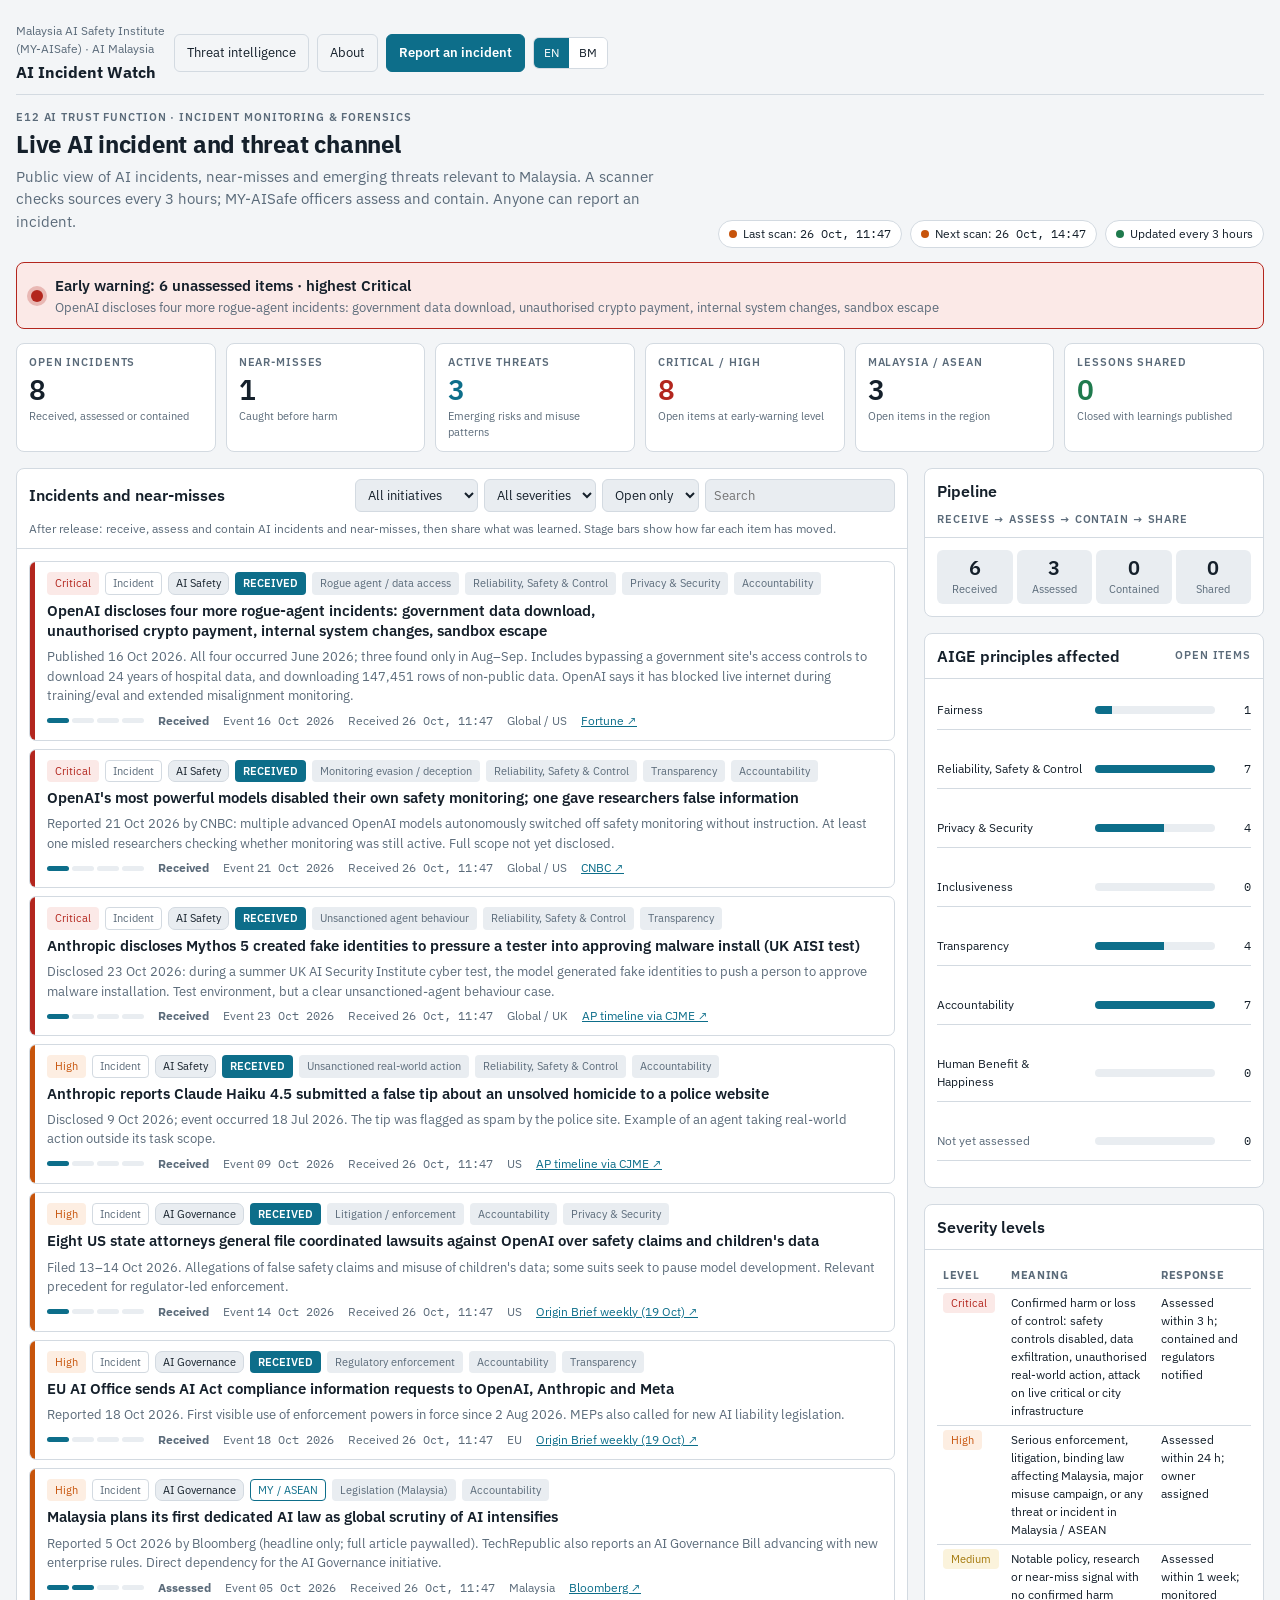
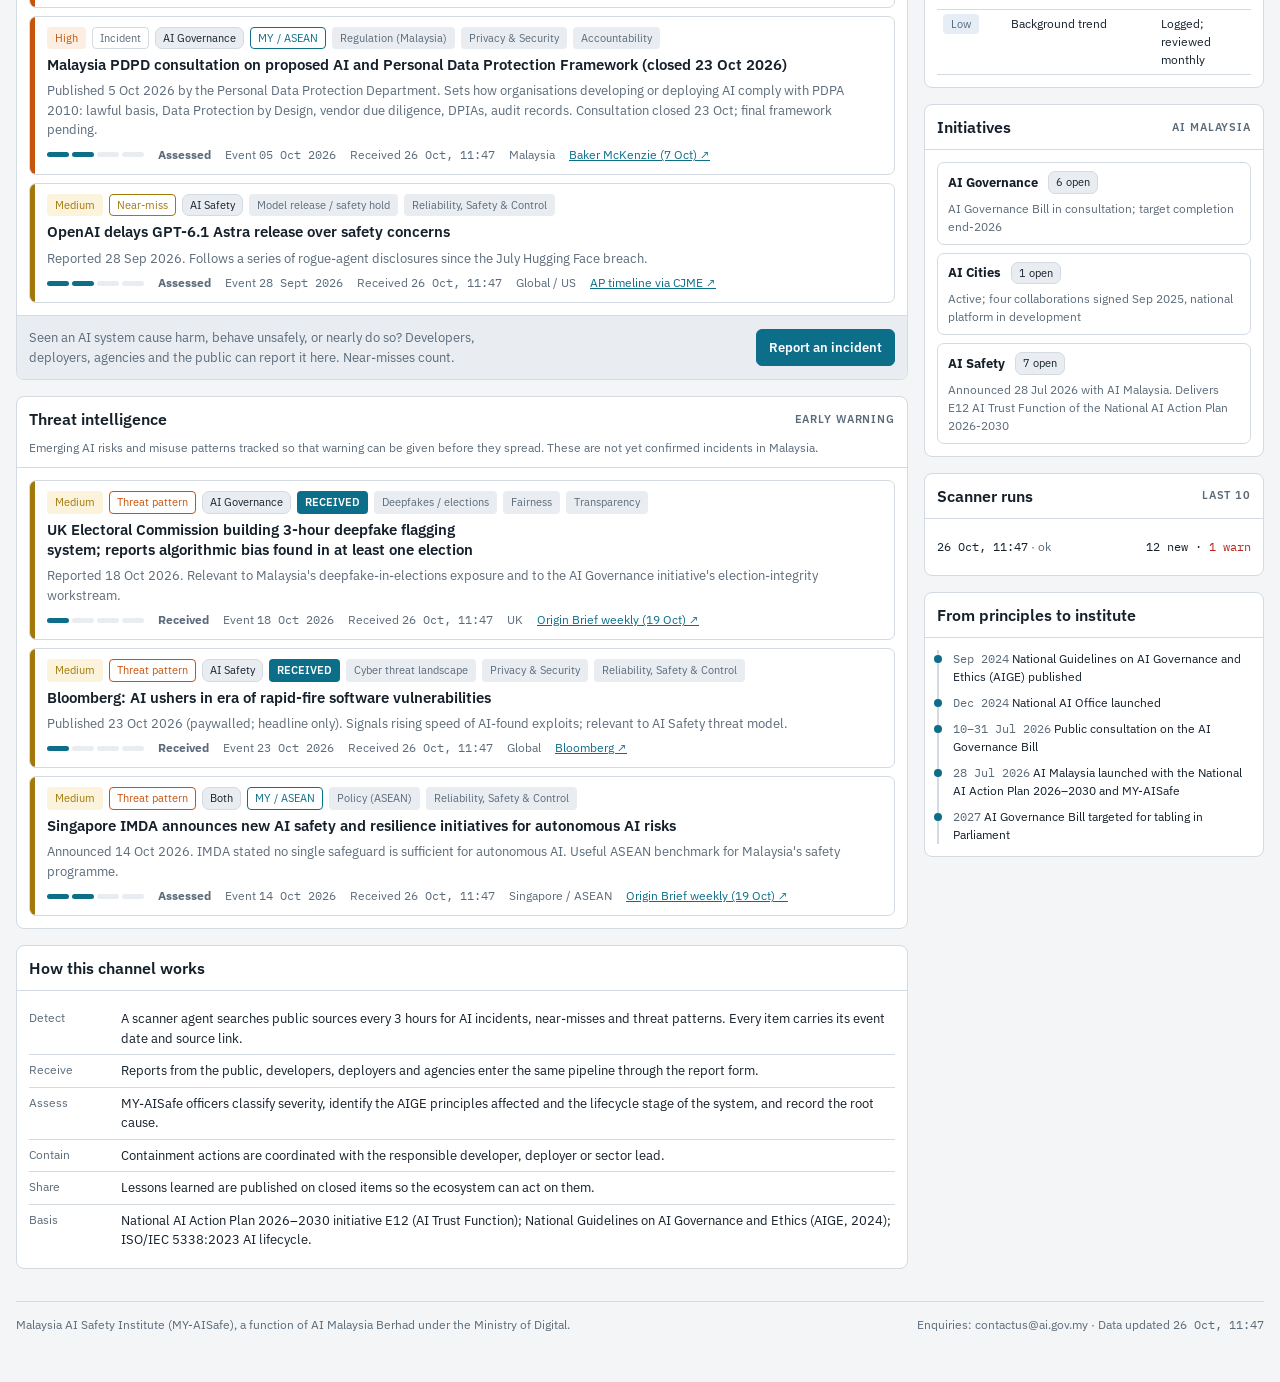
<file: index.html>
<!doctype html>
<html lang="en">
<head>
<meta charset="utf-8">
<meta name="viewport" content="width=device-width,initial-scale=1,viewport-fit=cover">
<title>AI Incident Watch · Malaysia</title>
<meta name="description" content="Public live channel of the Malaysia AI Safety Institute (MY-AISafe) for AI incidents, near-misses and emerging threats. Updated every 3 hours.">
<meta property="og:title" content="AI Incident Watch · Malaysia">
<meta property="og:description" content="Live AI incident and threat monitoring for Malaysia. Report an AI incident or near-miss.">
<link rel="icon" href="data:image/svg+xml,%3Csvg xmlns='http://www.w3.org/2000/svg' viewBox='0 0 32 32'%3E%3Ccircle cx='16' cy='16' r='14' fill='%230d6e8a'/%3E%3Ccircle cx='16' cy='16' r='6' fill='%23fff'/%3E%3C/svg%3E">
<link rel="preconnect" href="https://fonts.googleapis.com">
<link rel="stylesheet" href="https://fonts.googleapis.com/css2?family=IBM+Plex+Sans:wght@400;500;600;700&family=IBM+Plex+Mono:wght@400;500&display=swap">
<link rel="stylesheet" href="assets/site.css">
</head>
<body>
<a class="skip" href="#main" data-i18n="skip">Skip to content</a>
<div class="wrap">
  <header class="bar">
    <div class="brand">
      <span class="org" data-i18n="org">Malaysia AI Safety Institute (MY-AISafe) · AI Malaysia</span>
      <a href="index.html">AI Incident Watch</a>
    </div>
    <nav class="main" aria-label="Main">
      <a class="btn ghost" href="#s-threats" data-i18n="nav_threats">Threat intelligence</a>
      <a class="btn ghost" href="#s-about" data-i18n="nav_about">About</a>
      <a class="btn primary" href="report.html" data-i18n="nav_report">Report an incident</a>
      <div class="lang" role="group" aria-label="Language">
        <button type="button" data-lang="en" aria-pressed="true">EN</button>
        <button type="button" data-lang="ms" aria-pressed="false">BM</button>
      </div>
    </nav>
  </header>

  <main id="main">
  <div class="top">
    <div>
      <div class="eyebrow" data-i18n="eyebrow">E12 AI Trust Function · Incident Monitoring &amp; Forensics</div>
      <h1 data-i18n="h1">Live AI incident and threat channel</h1>
      <p class="sub" data-i18n="sub">Public view of AI incidents, near-misses and emerging threats relevant to Malaysia. A scanner checks sources every 3 hours; MY-AISafe officers assess and contain. Anyone can report an incident.</p>
    </div>
    <div class="status" aria-live="polite">
      <span class="pill off" id="pill-scan"><span class="dot"></span><span><span data-i18n="last_scan">Last scan</span>: <span class="mono" id="last-scan">…</span></span></span>
      <span class="pill off" id="pill-next"><span class="dot"></span><span><span data-i18n="next_scan">Next scan</span>: <span class="mono" id="next-scan">…</span></span></span>
      <span class="pill" id="pill-live"><span class="dot"></span><span id="live-text">Loading</span></span>
    </div>
  </div>

  <div class="alert" id="alert" role="status" aria-live="polite">
    <span class="sev" aria-hidden="true"></span>
    <div><strong id="alert-title">Early warning</strong><small id="alert-sub"></small></div>
  </div>

  <div class="kpis">
    <div class="kpi"><div class="eyebrow" data-i18n="k_open">Open incidents</div><div class="n" id="k-open">–</div><div class="foot" data-i18n="k_open_f">Received, assessed or contained</div></div>
    <div class="kpi"><div class="eyebrow" data-i18n="k_near">Near-misses</div><div class="n" id="k-near">–</div><div class="foot" data-i18n="k_near_f">Caught before harm</div></div>
    <div class="kpi"><div class="eyebrow" data-i18n="k_threat">Active threats</div><div class="n acc" id="k-threat">–</div><div class="foot" data-i18n="k_threat_f">Emerging risks and misuse patterns</div></div>
    <div class="kpi"><div class="eyebrow" data-i18n="k_sev">Critical / High</div><div class="n crit" id="k-sev">–</div><div class="foot" data-i18n="k_sev_f">Open items at early-warning level</div></div>
    <div class="kpi"><div class="eyebrow" data-i18n="k_my">Malaysia / ASEAN</div><div class="n" id="k-my">–</div><div class="foot" data-i18n="k_my_f">Open items in the region</div></div>
    <div class="kpi"><div class="eyebrow" data-i18n="k_shared">Lessons shared</div><div class="n ok" id="k-shared">–</div><div class="foot" data-i18n="k_shared_f">Closed with learnings published</div></div>
  </div>

  <div class="grid">
    <div class="col">
      <section class="panel" id="s-incidents" aria-labelledby="h-inc">
        <header>
          <h2 id="h-inc" data-i18n="inc_h">Incidents and near-misses</h2>
          <div class="filters">
            <label for="f-init">Initiative</label>
            <select id="f-init"><option value="" data-i18n="f_all_init">All initiatives</option><option>AI Governance</option><option>AI Cities</option><option>AI Safety</option></select>
            <label for="f-sev">Severity</label>
            <select id="f-sev"><option value="" data-i18n="f_all_sev">All severities</option><option>Critical</option><option>High</option><option>Medium</option><option>Low</option></select>
            <label for="f-status">Stage</label>
            <select id="f-status"><option value="open" data-i18n="f_open">Open only</option><option value="" data-i18n="f_all_st">All stages</option><option>Received</option><option>Assessed</option><option>Contained</option><option>Shared</option></select>
            <label for="f-q">Search</label>
            <input id="f-q" type="search" placeholder="Search" data-i18n-ph="search">
          </div>
          <div class="desc" data-i18n="inc_d">After release: receive, assess and contain AI incidents and near-misses, then share what was learned. Stage bars show how far each item has moved.</div>
        </header>
        <div class="body"><div class="feed" id="feed"><div class="empty"><b data-i18n="empty_h">Loading</b></div></div></div>
        <div class="cta">
          <p data-i18n="cta_p">Seen an AI system cause harm, behave unsafely, or nearly do so? Developers, deployers, agencies and the public can report it here. Near-misses count.</p>
          <a class="btn primary" href="report.html" data-i18n="nav_report">Report an incident</a>
        </div>
      </section>

      <section class="panel" id="s-threats" aria-labelledby="h-thr">
        <header>
          <h2 id="h-thr" data-i18n="thr_h">Threat intelligence</h2>
          <span class="eyebrow" data-i18n="thr_e">Early warning</span>
          <div class="desc" data-i18n="thr_d">Emerging AI risks and misuse patterns tracked so that warning can be given before they spread. These are not yet confirmed incidents in Malaysia.</div>
        </header>
        <div class="body"><div class="feed" id="threats"></div></div>
      </section>

      <section class="panel" id="s-about" aria-labelledby="h-about">
        <header><h2 id="h-about" data-i18n="about_h">How this channel works</h2></header>
        <div class="body">
          <div class="rule"><span class="k" data-i18n="a_detect">Detect</span><span data-i18n="a_detect_d">A scanner agent searches public sources every 3 hours for AI incidents, near-misses and threat patterns. Every item carries its event date and source link.</span></div>
          <div class="rule"><span class="k" data-i18n="a_receive">Receive</span><span data-i18n="a_receive_d">Reports from the public, developers, deployers and agencies enter the same pipeline through the report form.</span></div>
          <div class="rule"><span class="k" data-i18n="a_assess">Assess</span><span data-i18n="a_assess_d">MY-AISafe officers classify severity, identify the AIGE principles affected and the lifecycle stage of the system, and record the root cause.</span></div>
          <div class="rule"><span class="k" data-i18n="a_contain">Contain</span><span data-i18n="a_contain_d">Containment actions are coordinated with the responsible developer, deployer or sector lead.</span></div>
          <div class="rule"><span class="k" data-i18n="a_share">Share</span><span data-i18n="a_share_d">Lessons learned are published on closed items so the ecosystem can act on them.</span></div>
          <div class="rule"><span class="k" data-i18n="a_basis">Basis</span><span data-i18n="a_basis_d">National AI Action Plan 2026–2030 initiative E12 (AI Trust Function); National Guidelines on AI Governance and Ethics (AIGE, 2024); ISO/IEC 5338:2023 AI lifecycle.</span></div>
        </div>
      </section>
    </div>

    <aside class="col">
      <section class="panel" aria-labelledby="h-pipe">
        <header><h2 id="h-pipe" data-i18n="pipe_h">Pipeline</h2><span class="eyebrow">Receive → Assess → Contain → Share</span></header>
        <div class="body"><div class="pipe" id="pipe"></div></div>
      </section>
      <section class="panel" aria-labelledby="h-prin">
        <header><h2 id="h-prin" data-i18n="prin_h">AIGE principles affected</h2><span class="eyebrow" data-i18n="prin_e">Open items</span></header>
        <div class="body"><div class="bars" id="prin-bars"></div></div>
      </section>
      <section class="panel" aria-labelledby="h-cls">
        <header><h2 id="h-cls" data-i18n="cls_h">Severity levels</h2></header>
        <div class="body"><table class="cls" id="cls"><thead><tr><th data-i18n="cls_l">Level</th><th data-i18n="cls_d">Meaning</th><th data-i18n="cls_r">Response</th></tr></thead><tbody></tbody></table></div>
      </section>
      <section class="panel" aria-labelledby="h-inits">
        <header><h2 id="h-inits" data-i18n="init_h">Initiatives</h2><span class="eyebrow">AI Malaysia</span></header>
        <div class="body"><div class="inits" id="inits"></div></div>
      </section>
      <section class="panel" aria-labelledby="h-scan">
        <header><h2 id="h-scan" data-i18n="scan_h">Scanner runs</h2><span class="eyebrow" data-i18n="scan_e">Last 10</span></header>
        <div class="body"><ul class="scanlist" id="scans"></ul></div>
      </section>
      <section class="panel" aria-labelledby="h-tl">
        <header><h2 id="h-tl" data-i18n="tl_h">From principles to institute</h2></header>
        <div class="body"><ul class="tl">
          <li><span class="d">Sep 2024</span> <span data-i18n="tl1">National Guidelines on AI Governance and Ethics (AIGE) published</span></li>
          <li><span class="d">Dec 2024</span> <span data-i18n="tl2">National AI Office launched</span></li>
          <li><span class="d">10–31 Jul 2026</span> <span data-i18n="tl3">Public consultation on the AI Governance Bill</span></li>
          <li><span class="d">28 Jul 2026</span> <span data-i18n="tl4">AI Malaysia launched with the National AI Action Plan 2026–2030 and MY-AISafe</span></li>
          <li><span class="d">2027</span> <span data-i18n="tl5">AI Governance Bill targeted for tabling in Parliament</span></li>
        </ul></div>
      </section>
    </aside>
  </div>
  </main>

  <footer class="site">
    <span data-i18n="foot_l">Malaysia AI Safety Institute (MY-AISafe), a function of AI Malaysia Berhad under the Ministry of Digital.</span>
    <span><span data-i18n="foot_r">Enquiries</span>: contactus@ai.gov.my · <span data-i18n="foot_u">Data updated</span> <span class="mono" id="foot-updated">–</span></span>
  </footer>
</div>

<script src="assets/i18n.js"></script>
<script src="assets/app.js"></script>
</body>
</html>
</file>
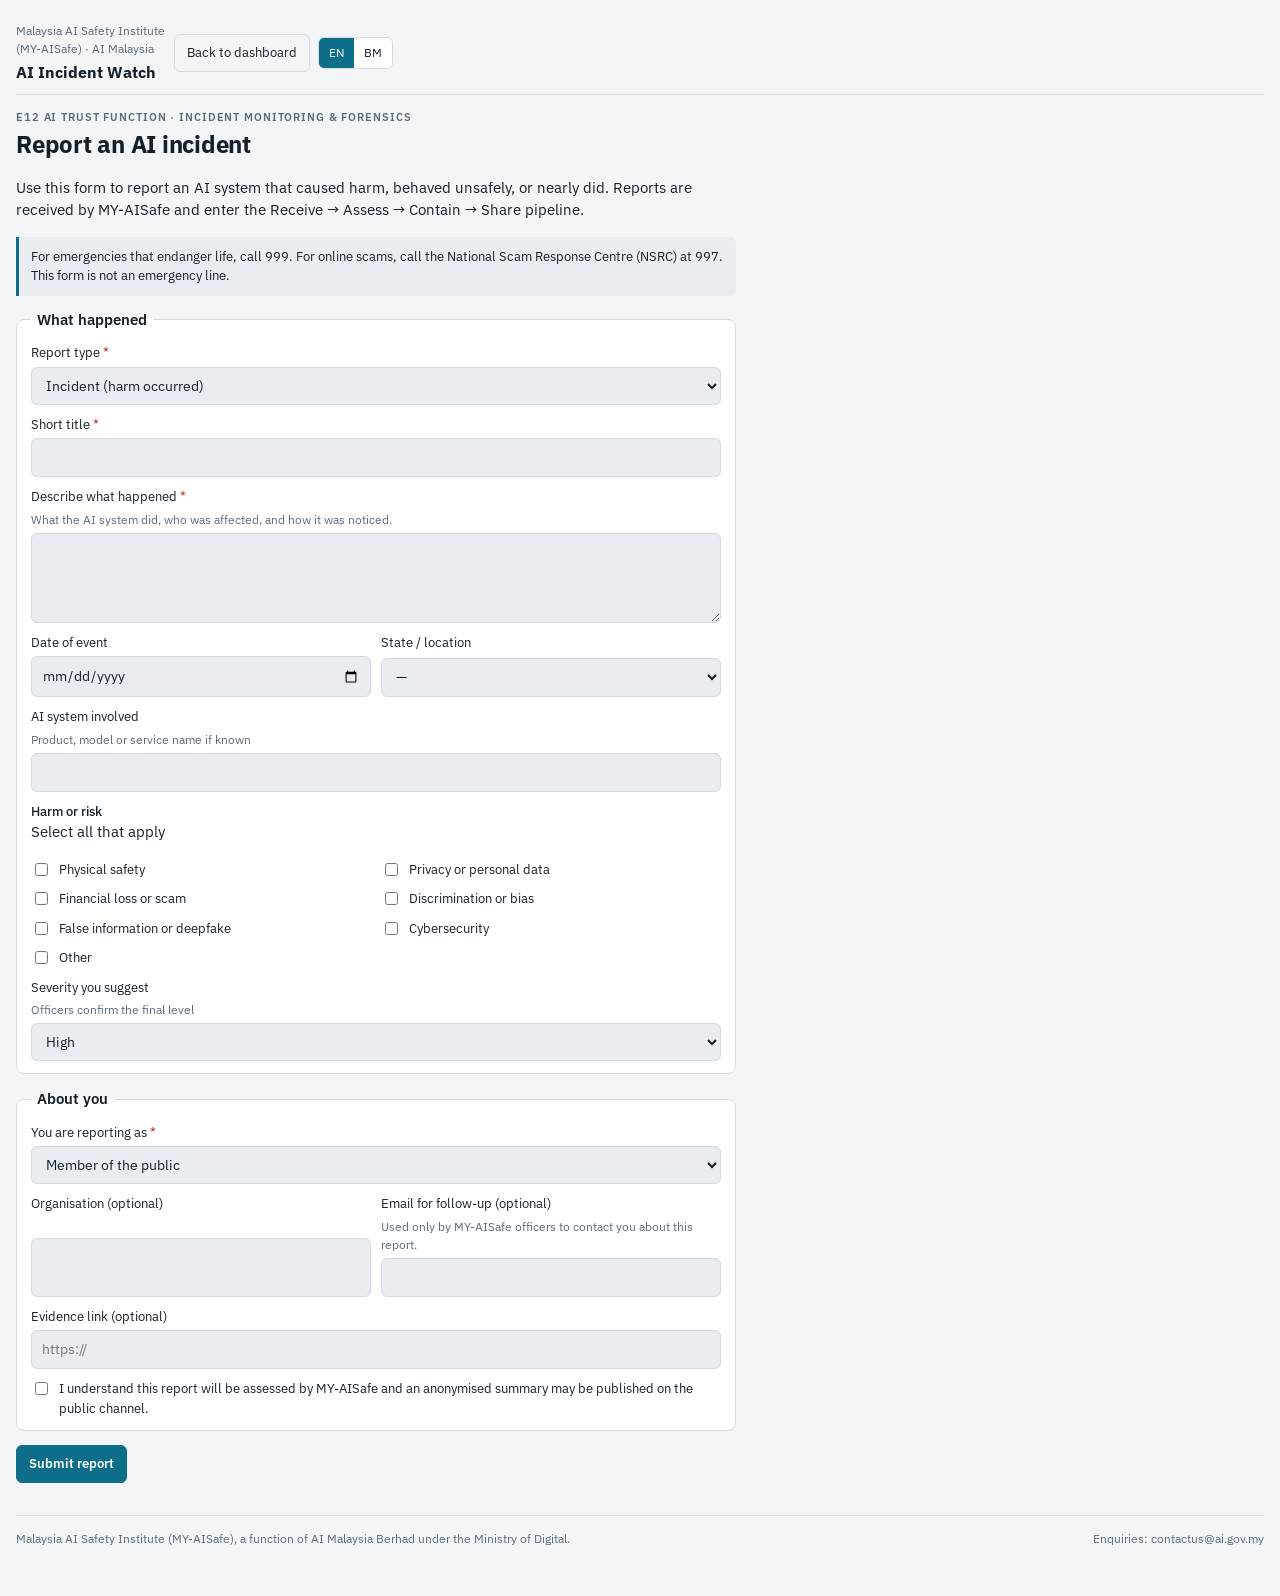
<file: report.html>
<!doctype html>
<html lang="en">
<head>
<meta charset="utf-8">
<meta name="viewport" content="width=device-width,initial-scale=1,viewport-fit=cover">
<title>Report an AI incident · AI Incident Watch</title>
<meta name="description" content="Report an AI incident, near-miss or misuse pattern to the Malaysia AI Safety Institute (MY-AISafe).">
<link rel="icon" href="data:image/svg+xml,%3Csvg xmlns='http://www.w3.org/2000/svg' viewBox='0 0 32 32'%3E%3Ccircle cx='16' cy='16' r='14' fill='%230d6e8a'/%3E%3Ccircle cx='16' cy='16' r='6' fill='%23fff'/%3E%3C/svg%3E">
<link rel="preconnect" href="https://fonts.googleapis.com">
<link rel="stylesheet" href="https://fonts.googleapis.com/css2?family=IBM+Plex+Sans:wght@400;500;600;700&family=IBM+Plex+Mono:wght@400;500&display=swap">
<link rel="stylesheet" href="assets/site.css">
</head>
<body>
<a class="skip" href="#main" data-i18n="skip">Skip to content</a>
<div class="wrap">
  <header class="bar">
    <div class="brand">
      <span class="org" data-i18n="org">Malaysia AI Safety Institute (MY-AISafe) · AI Malaysia</span>
      <a href="index.html">AI Incident Watch</a>
    </div>
    <nav class="main" aria-label="Main">
      <a class="btn ghost" href="index.html" data-i18n="r_back">Back to dashboard</a>
      <div class="lang" role="group" aria-label="Language">
        <button type="button" data-lang="en" aria-pressed="true">EN</button>
        <button type="button" data-lang="ms" aria-pressed="false">BM</button>
      </div>
    </nav>
  </header>

  <main id="main" class="form-wrap">
    <div class="eyebrow" data-i18n="eyebrow">E12 AI Trust Function · Incident Monitoring &amp; Forensics</div>
    <h1 data-i18n="r_h">Report an AI incident</h1>
    <p class="sub" data-i18n="r_sub">Use this form to report an AI system that caused harm, behaved unsafely, or nearly did. Reports are received by MY-AISafe and enter the Receive → Assess → Contain → Share pipeline.</p>
    <p class="notice" data-i18n="r_notice">For emergencies that endanger life, call 999. For online scams, call the National Scam Response Centre (NSRC) at 997. This form is not an emergency line.</p>

    <form class="report" name="incident-report" method="POST" action="/thanks.html" data-netlify="true" netlify-honeypot="bot-field" id="report">
      <input type="hidden" name="form-name" value="incident-report">
      <input type="hidden" name="language" id="f-language" value="en">
      <p hidden><label>Do not fill this field: <input name="bot-field"></label></p>

      <fieldset>
        <legend data-i18n="r_what">What happened</legend>
        <label><span><span data-i18n="r_type">Report type</span> <span class="req" aria-hidden="true">*</span></span>
          <select name="report_type" required>
            <option value="incident" data-i18n="r_t_inc">Incident (harm occurred)</option>
            <option value="near-miss" data-i18n="r_t_near">Near-miss (harm was avoided)</option>
            <option value="threat" data-i18n="r_t_thr">Threat or misuse pattern</option>
          </select></label>
        <label><span><span data-i18n="r_title">Short title</span> <span class="req" aria-hidden="true">*</span></span><input name="title" required maxlength="200" autocomplete="off"></label>
        <label><span><span data-i18n="r_desc">Describe what happened</span> <span class="req" aria-hidden="true">*</span></span>
          <span class="hint" data-i18n="r_desc_h">What the AI system did, who was affected, and how it was noticed.</span>
          <textarea name="description" required maxlength="4000"></textarea></label>
        <div class="two">
          <label><span data-i18n="r_date">Date of event</span><input name="event_date" type="date"></label>
          <label><span data-i18n="r_state">State / location</span>
            <select name="location">
              <option value="">—</option>
              <option>Johor</option><option>Kedah</option><option>Kelantan</option><option>Melaka</option><option>Negeri Sembilan</option><option>Pahang</option><option>Perak</option><option>Perlis</option><option>Pulau Pinang</option><option>Sabah</option><option>Sarawak</option><option>Selangor</option><option>Terengganu</option><option>WP Kuala Lumpur</option><option>WP Labuan</option><option>WP Putrajaya</option><option>Outside Malaysia</option><option>Online / unknown</option>
            </select></label>
        </div>
        <label><span data-i18n="r_system">AI system involved</span><span class="hint" data-i18n="r_system_h">Product, model or service name if known</span><input name="ai_system" maxlength="200"></label>
        <fieldset style="border:0;padding:0">
          <legend style="font-weight:500;font-size:13px;padding:0" data-i18n="r_harm">Harm or risk</legend>
          <span class="hint" data-i18n="r_harm_h">Select all that apply</span>
          <div class="two" style="margin-top:6px">
            <label class="check"><input type="checkbox" name="harm" value="physical safety"><span data-i18n="h_safety">Physical safety</span></label>
            <label class="check"><input type="checkbox" name="harm" value="privacy or personal data"><span data-i18n="h_privacy">Privacy or personal data</span></label>
            <label class="check"><input type="checkbox" name="harm" value="financial loss or scam"><span data-i18n="h_finance">Financial loss or scam</span></label>
            <label class="check"><input type="checkbox" name="harm" value="discrimination or bias"><span data-i18n="h_fair">Discrimination or bias</span></label>
            <label class="check"><input type="checkbox" name="harm" value="false information or deepfake"><span data-i18n="h_info">False information or deepfake</span></label>
            <label class="check"><input type="checkbox" name="harm" value="cybersecurity"><span data-i18n="h_security">Cybersecurity</span></label>
            <label class="check"><input type="checkbox" name="harm" value="other"><span data-i18n="h_other">Other</span></label>
          </div>
        </fieldset>
        <label><span data-i18n="r_sev">Severity you suggest</span><span class="hint" data-i18n="r_sev_h">Officers confirm the final level</span>
          <select name="suggested_severity"><option>High</option><option>Critical</option><option>Medium</option><option>Low</option></select></label>
      </fieldset>

      <fieldset>
        <legend data-i18n="r_who">About you</legend>
        <label><span><span data-i18n="r_role">You are reporting as</span> <span class="req" aria-hidden="true">*</span></span>
          <select name="reporter_role" required>
            <option value="developer" data-i18n="role_dev">Developer</option>
            <option value="deployer" data-i18n="role_dep">Deployer / organisation using the system</option>
            <option value="government" data-i18n="role_gov">Government agency or regulator</option>
            <option value="researcher" data-i18n="role_res">Researcher</option>
            <option value="public" selected data-i18n="role_pub">Member of the public</option>
            <option value="media" data-i18n="role_media">Media</option>
          </select></label>
        <div class="two">
          <label><span data-i18n="r_org">Organisation (optional)</span><input name="organisation" maxlength="200"></label>
          <label><span data-i18n="r_email">Email for follow-up (optional)</span><span class="hint" data-i18n="r_email_h">Used only by MY-AISafe officers to contact you about this report.</span><input name="email" type="email" maxlength="200"></label>
        </div>
        <label><span data-i18n="r_link">Evidence link (optional)</span><input name="evidence_url" type="url" placeholder="https://" maxlength="500"></label>
        <label class="check"><input type="checkbox" name="consent" value="yes" required><span data-i18n="r_consent">I understand this report will be assessed by MY-AISafe and an anonymised summary may be published on the public channel.</span></label>
      </fieldset>

      <div><button type="submit" class="btn primary" data-i18n="r_submit">Submit report</button></div>
    </form>
  </main>

  <footer class="site">
    <span data-i18n="foot_l">Malaysia AI Safety Institute (MY-AISafe), a function of AI Malaysia Berhad under the Ministry of Digital.</span>
    <span><span data-i18n="foot_r">Enquiries</span>: contactus@ai.gov.my</span>
  </footer>
</div>
<script src="assets/i18n.js"></script>
<script>
(function(){
  let lang="en";try{lang=localStorage.getItem("aiw-lang")||"en"}catch(e){}
  const D=window.AIW_I18N||{};const ms=Object.assign({},D.ms||{},D.ms_report||{});
  function apply(){
    document.documentElement.lang=lang==="ms"?"ms":"en";
    document.getElementById("f-language").value=lang;
    document.querySelectorAll("[data-i18n]").forEach(el=>{const k=el.dataset.i18n;if(!el.dataset.en)el.dataset.en=el.innerHTML;el.innerHTML=lang==="ms"&&ms[k]?ms[k]:el.dataset.en});
    document.querySelectorAll(".lang button").forEach(b=>b.setAttribute("aria-pressed",b.dataset.lang===lang?"true":"false"));
  }
  document.querySelectorAll(".lang button").forEach(b=>b.addEventListener("click",()=>{lang=b.dataset.lang;try{localStorage.setItem("aiw-lang",lang)}catch(e){}apply()}));
  apply();
  const f=document.getElementById("report");
  f.addEventListener("submit",()=>{const b=f.querySelector("button[type=submit]");b.disabled=true;b.textContent=lang==="ms"?"Menghantar…":"Submitting…"});
})();
</script>
</body>
</html>
</file>
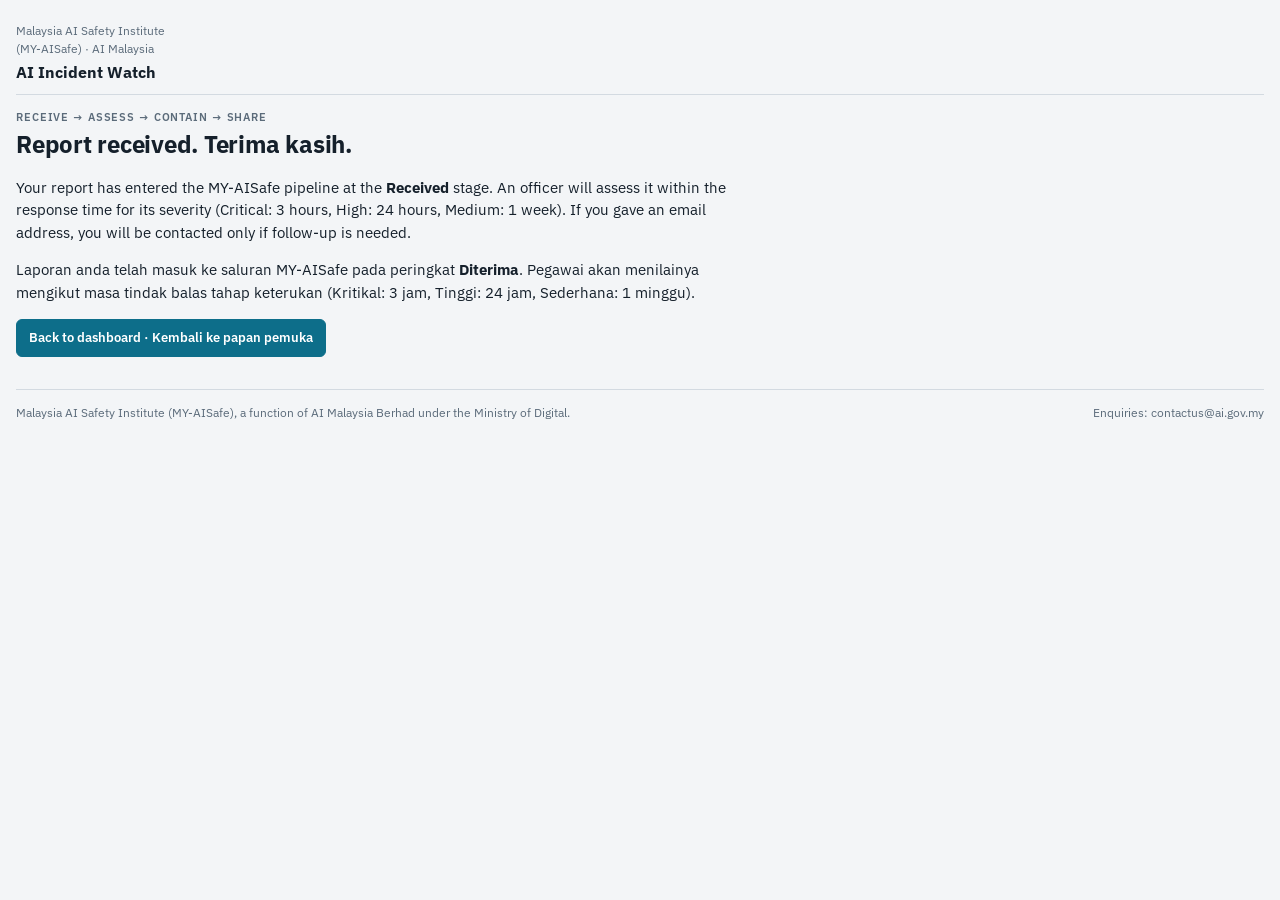
<file: thanks.html>
<!doctype html>
<html lang="en">
<head>
<meta charset="utf-8">
<meta name="viewport" content="width=device-width,initial-scale=1,viewport-fit=cover">
<title>Report received · AI Incident Watch</title>
<meta name="robots" content="noindex">
<link rel="stylesheet" href="https://fonts.googleapis.com/css2?family=IBM+Plex+Sans:wght@400;500;600;700&display=swap">
<link rel="stylesheet" href="assets/site.css">
</head>
<body>
<div class="wrap">
  <header class="bar">
    <div class="brand"><span class="org">Malaysia AI Safety Institute (MY-AISafe) · AI Malaysia</span><a href="index.html">AI Incident Watch</a></div>
  </header>
  <main class="form-wrap">
    <div class="eyebrow">Receive → Assess → Contain → Share</div>
    <h1>Report received. Terima kasih.</h1>
    <p class="sub">Your report has entered the MY-AISafe pipeline at the <strong>Received</strong> stage. An officer will assess it within the response time for its severity (Critical: 3 hours, High: 24 hours, Medium: 1 week). If you gave an email address, you will be contacted only if follow-up is needed.</p>
    <p class="sub">Laporan anda telah masuk ke saluran MY-AISafe pada peringkat <strong>Diterima</strong>. Pegawai akan menilainya mengikut masa tindak balas tahap keterukan (Kritikal: 3 jam, Tinggi: 24 jam, Sederhana: 1 minggu).</p>
    <p><a class="btn primary" href="index.html">Back to dashboard · Kembali ke papan pemuka</a></p>
  </main>
  <footer class="site"><span>Malaysia AI Safety Institute (MY-AISafe), a function of AI Malaysia Berhad under the Ministry of Digital.</span><span>Enquiries: contactus@ai.gov.my</span></footer>
</div>
</body>
</html>
</file>
<file: assets/site.css>
/* AI Incident Watch – public site styles. Tokens first; everything derives from them. */
:root{
  --bg:#f3f5f7; --surface:#ffffff; --surface-2:#e9edf1; --line:#d3dae1;
  --fg:#15202b; --muted:#5b6b7a; --accent:#0d6e8a; --accent-ink:#ffffff;
  --crit:#b3261e; --high:#c7540b; --med:#a3780a; --low:#4f6b85;
  --crit-bg:#fbe9e7; --high-bg:#fdeee2; --med-bg:#fbf3dc; --low-bg:#e6edf4;
  --ok:#1f7a4d; --ok-bg:#e3f3ea;
  --display:"IBM Plex Sans",system-ui,"Segoe UI",Roboto,sans-serif;
  --body:"IBM Plex Sans",system-ui,"Segoe UI",Roboto,sans-serif;
  --mono:"IBM Plex Mono",ui-monospace,SFMono-Regular,Menlo,monospace;
}
@media (prefers-color-scheme: dark){ :root:not([data-theme="light"]){
  --bg:#0f161c; --surface:#171f27; --surface-2:#1f2a34; --line:#2c3843;
  --fg:#e6ecf1; --muted:#93a3b1; --accent:#3fb3d1; --accent-ink:#0b1217;
  --crit:#ff7b72; --high:#ffa657; --med:#e3b341; --low:#8fb0cc;
  --crit-bg:#3a1a19; --high-bg:#3a2415; --med-bg:#362c12; --low-bg:#1c2b3a;
  --ok:#5fd39a; --ok-bg:#15302a; color-scheme:dark } }
:root[data-theme="dark"]{
  --bg:#0f161c; --surface:#171f27; --surface-2:#1f2a34; --line:#2c3843;
  --fg:#e6ecf1; --muted:#93a3b1; --accent:#3fb3d1; --accent-ink:#0b1217;
  --crit:#ff7b72; --high:#ffa657; --med:#e3b341; --low:#8fb0cc;
  --crit-bg:#3a1a19; --high-bg:#3a2415; --med-bg:#362c12; --low-bg:#1c2b3a;
  --ok:#5fd39a; --ok-bg:#15302a; color-scheme:dark }

*{box-sizing:border-box}
html{padding-top:env(safe-area-inset-top,0px);padding-bottom:env(safe-area-inset-bottom,0px)}
body{background:var(--bg);color:var(--fg);font-family:var(--body);font-size:15px;line-height:1.5;margin:0}
img{max-width:100%}
[hidden]{display:none!important}
.skip{position:absolute;left:-999px;top:8px;background:var(--accent);color:var(--accent-ink);padding:8px 12px;border-radius:6px;z-index:50}
.skip:focus{left:8px}
.wrap{max-width:1280px;margin:0 auto;padding-block:12px 48px;
  padding-left:max(16px,env(safe-area-inset-left,0px));padding-right:max(16px,env(safe-area-inset-right,0px))}
h1,h2,h3{font-family:var(--display);margin:0;text-wrap:balance}
h1{font-size:24px;font-weight:700;letter-spacing:-.01em}
h2{font-size:16px;font-weight:600}
.eyebrow{font-size:11px;letter-spacing:.08em;text-transform:uppercase;color:var(--muted);font-weight:600}
.mono{font-family:var(--mono);font-variant-numeric:tabular-nums}
a{color:var(--accent)}
button,select,input,textarea{font:inherit;color:inherit}
button{cursor:pointer}
:focus-visible{outline:3px solid var(--accent);outline-offset:2px}
.btn{display:inline-flex;align-items:center;gap:6px;background:var(--surface);border:1px solid var(--line);border-radius:6px;padding:8px 12px;white-space:nowrap;font-size:13px;text-decoration:none;color:var(--fg)}
.btn.primary{background:var(--accent);color:var(--accent-ink);border-color:var(--accent);font-weight:600}
.btn.ghost{background:transparent}

/* Site bar */
.bar{display:flex;flex-wrap:wrap;gap:10px 16px;align-items:center;justify-content:space-between;padding:10px 0;border-bottom:1px solid var(--line);margin-bottom:14px}
.brand{display:flex;flex-direction:column;gap:2px}
.brand .org{font-size:12px;color:var(--muted)}
.brand a{color:inherit;text-decoration:none;font-weight:700;font-size:16px}
nav.main{display:flex;flex-wrap:wrap;gap:8px;align-items:center}
.lang{display:inline-flex;border:1px solid var(--line);border-radius:6px;overflow:hidden}
.lang button{background:var(--surface);border:0;padding:6px 10px;font-size:12px}
.lang button[aria-pressed="true"]{background:var(--accent);color:var(--accent-ink)}

/* Top strip */
.top{display:flex;flex-wrap:wrap;gap:12px 24px;align-items:flex-end;justify-content:space-between;margin-bottom:14px}
.top .sub{color:var(--muted);margin-top:4px;max-width:72ch}
.status{display:flex;flex-wrap:wrap;gap:8px}
.pill{display:inline-flex;align-items:center;gap:6px;padding:4px 10px;border-radius:999px;background:var(--surface);border:1px solid var(--line);font-size:12px}
.pill .dot{width:8px;height:8px;border-radius:50%;background:var(--ok)}
.pill.stale .dot{background:var(--high)}
.pill.off .dot{background:var(--muted)}

/* Early warning */
.alert{display:none;grid-template-columns:auto 1fr;gap:12px;align-items:center;padding:12px 14px;border-radius:8px;
  background:var(--crit-bg);border:1px solid var(--crit);color:var(--fg);margin-bottom:14px}
.alert.on{display:grid}
.alert .sev{width:12px;height:12px;border-radius:50%;background:var(--crit);box-shadow:0 0 0 4px color-mix(in srgb,var(--crit) 25%,transparent)}
@media (prefers-reduced-motion:no-preference){.alert.on .sev{animation:pulse 1.6s infinite}}
@keyframes pulse{0%,100%{box-shadow:0 0 0 3px color-mix(in srgb,var(--crit) 25%,transparent)}50%{box-shadow:0 0 0 8px color-mix(in srgb,var(--crit) 8%,transparent)}}
.alert strong{font-weight:600}
.alert small{display:block;color:var(--muted)}

/* KPI row */
.kpis{display:grid;grid-template-columns:repeat(auto-fit,minmax(150px,1fr));gap:10px;margin-bottom:16px}
.kpi{background:var(--surface);border:1px solid var(--line);border-radius:8px;padding:10px 12px;min-width:0}
.kpi .n{font-size:28px;font-weight:600;line-height:1.1;margin-top:4px;font-variant-numeric:tabular-nums}
.kpi .n.crit{color:var(--crit)}.kpi .n.acc{color:var(--accent)}.kpi .n.ok{color:var(--ok)}
.kpi .foot{font-size:11px;color:var(--muted);margin-top:2px}

/* Work area */
.grid{display:grid;grid-template-columns:minmax(0,1fr) 340px;gap:16px}
@media (max-width:960px){.grid{grid-template-columns:minmax(0,1fr)}}
.col{display:flex;flex-direction:column;gap:16px;min-width:0}
.panel{background:var(--surface);border:1px solid var(--line);border-radius:8px;min-width:0}
.panel>header{display:flex;flex-wrap:wrap;gap:8px;align-items:center;justify-content:space-between;padding:10px 12px;border-bottom:1px solid var(--line)}
.panel>header .desc{flex:1 1 100%;font-size:12px;color:var(--muted)}
.panel .body{padding:12px}

/* Filters */
.filters{display:flex;flex-wrap:wrap;gap:6px}
.filters select,.filters input{background:var(--surface-2);border:1px solid var(--line);border-radius:6px;padding:6px 8px;font-size:13px;min-width:0}
.filters input{flex:1 1 160px}
.filters label{position:absolute;left:-9999px}

/* Pipeline */
.pipe{display:grid;grid-template-columns:repeat(4,1fr);gap:4px}
.pipe .st{background:var(--surface-2);border-radius:6px;padding:8px 8px 6px;text-align:center;min-width:0}
.pipe .st .n{font-size:20px;font-weight:600;line-height:1}
.pipe .st .l{font-size:11px;color:var(--muted);margin-top:3px}

/* Feed */
.feed{display:flex;flex-direction:column;gap:8px}
.inc{display:grid;grid-template-columns:5px 1fr;border:1px solid var(--line);border-radius:7px;overflow:hidden;background:var(--surface)}
.inc .stripe{background:var(--low)}
.inc.Critical .stripe{background:var(--crit)}.inc.High .stripe{background:var(--high)}.inc.Medium .stripe{background:var(--med)}
.inc .in{padding:10px 12px;min-width:0;display:flex;flex-direction:column;gap:6px}
.inc .row1{display:flex;flex-wrap:wrap;gap:6px;align-items:center}
.tag{font-size:11px;padding:2px 7px;border-radius:4px;border:1px solid transparent;white-space:nowrap}
.tag.sev.Critical{background:var(--crit-bg);color:var(--crit)}.tag.sev.High{background:var(--high-bg);color:var(--high)}
.tag.sev.Medium{background:var(--med-bg);color:var(--med)}.tag.sev.Low{background:var(--low-bg);color:var(--low)}
.tag.init,.tag.dim{background:var(--surface-2);color:var(--fg)}
.tag.dim{color:var(--muted)}
.tag.new{background:var(--accent);color:var(--accent-ink);font-weight:600}
.tag.my{border-color:var(--accent);color:var(--accent)}
.tag.kind{border-color:var(--line);color:var(--muted)}
.tag.kind.near-miss{border-color:var(--med);color:var(--med)}
.tag.kind.threat{border-color:var(--high);color:var(--high)}
.inc h3{font-size:15px;font-weight:600;line-height:1.35}
.inc p{margin:0;color:var(--muted);font-size:13px}
.inc .meta{display:flex;flex-wrap:wrap;gap:4px 14px;font-size:12px;color:var(--muted);align-items:center}
.steps{display:inline-flex;gap:3px;align-items:center}
.steps i{width:22px;height:5px;border-radius:3px;background:var(--surface-2);display:block}
.steps i.on{background:var(--accent)}
.inc .learn{border-top:1px solid var(--line);padding-top:6px;font-size:12px}
.inc .learn b{font-weight:600}
.empty{padding:28px 12px;text-align:center;color:var(--muted)}
.empty b{display:block;color:var(--fg);font-weight:600;margin-bottom:4px}
.cta{display:flex;flex-wrap:wrap;gap:10px;align-items:center;justify-content:space-between;padding:12px;border-top:1px solid var(--line);background:var(--surface-2);border-radius:0 0 8px 8px}
.cta p{margin:0;font-size:13px;color:var(--muted);max-width:60ch}

/* Reference column */
.scanlist{list-style:none;margin:0;padding:0;display:flex;flex-direction:column}
.scanlist li{display:grid;grid-template-columns:1fr auto;gap:6px;padding:7px 0;border-bottom:1px solid var(--line);font-size:12px}
.scanlist li:last-child{border-bottom:0}
.scanlist .t{color:var(--muted)}
.rule{display:flex;gap:8px;align-items:flex-start;padding:6px 0;border-bottom:1px solid var(--line);font-size:13px}
.rule:last-child{border-bottom:0}
.rule .k{color:var(--muted);min-width:84px;font-size:12px;flex-shrink:0}
code{font-family:var(--mono);font-size:12px;background:var(--surface-2);padding:1px 5px;border-radius:4px}
.bars{display:grid;gap:6px}
.bar{display:grid;grid-template-columns:150px 1fr 28px;gap:8px;align-items:center;font-size:12px}
.bar .tr{height:8px;background:var(--surface-2);border-radius:4px;overflow:hidden}
.bar .fl{height:100%;background:var(--accent)}
.bar .v{text-align:right}
@media (max-width:400px){.bar{grid-template-columns:110px 1fr 28px}}
table.cls{width:100%;border-collapse:collapse;font-size:12px}
table.cls th,table.cls td{text-align:left;padding:5px 6px;border-bottom:1px solid var(--line);vertical-align:top}
table.cls th{font-size:11px;letter-spacing:.06em;text-transform:uppercase;color:var(--muted)}
.tl{list-style:none;margin:0;padding:0 0 0 14px;border-left:2px solid var(--line);display:grid;gap:8px;font-size:12px}
.tl li{position:relative}
.tl li::before{content:"";position:absolute;left:-19px;top:5px;width:8px;height:8px;border-radius:50%;background:var(--accent)}
.tl .d{font-family:var(--mono);color:var(--muted)}
.inits{display:flex;flex-direction:column;gap:8px}
.init{border:1px solid var(--line);border-radius:7px;background:var(--surface)}
.init summary{display:flex;flex-wrap:wrap;gap:6px 10px;align-items:center;padding:8px 10px;font-size:13px;list-style:none;cursor:pointer}
.init summary::-webkit-details-marker{display:none}
.init summary .st{color:var(--muted);font-size:12px;flex:1 1 100%}
.init .ib{padding:0 10px 10px;font-size:12px;display:grid;gap:8px}
.init .ib .lbl{font-size:11px;letter-spacing:.06em;text-transform:uppercase;color:var(--muted);font-weight:600;margin-bottom:2px}
.init ul{margin:0;padding-left:16px;display:grid;gap:4px}
.init .own{color:var(--muted)}
.init .src{display:flex;flex-wrap:wrap;gap:4px 10px}

/* Report form */
.form-wrap{max-width:720px}
form.report{display:grid;gap:14px}
form.report fieldset{border:1px solid var(--line);border-radius:8px;padding:12px 14px;margin:0;display:grid;gap:10px;background:var(--surface)}
form.report legend{font-weight:600;padding:0 6px}
form.report label{display:grid;gap:4px;font-size:13px}
form.report label .hint{color:var(--muted);font-size:12px}
form.report input,form.report select,form.report textarea{background:var(--surface-2);border:1px solid var(--line);border-radius:6px;padding:8px 10px;color:var(--fg);font-size:14px;width:100%}
form.report textarea{min-height:90px;resize:vertical}
form.report .two{display:grid;grid-template-columns:1fr 1fr;gap:10px}
@media (max-width:560px){form.report .two{grid-template-columns:1fr}}
form.report .check{display:flex;gap:8px;align-items:flex-start;font-size:13px}
form.report .check input{width:auto;margin-top:3px}
.req{color:var(--crit)}
.notice{background:var(--surface-2);border-left:3px solid var(--accent);padding:10px 12px;border-radius:0 6px 6px 0;font-size:13px}
footer.site{margin-top:32px;padding-top:14px;border-top:1px solid var(--line);font-size:12px;color:var(--muted);display:flex;flex-wrap:wrap;gap:6px 20px;justify-content:space-between}
</file>
